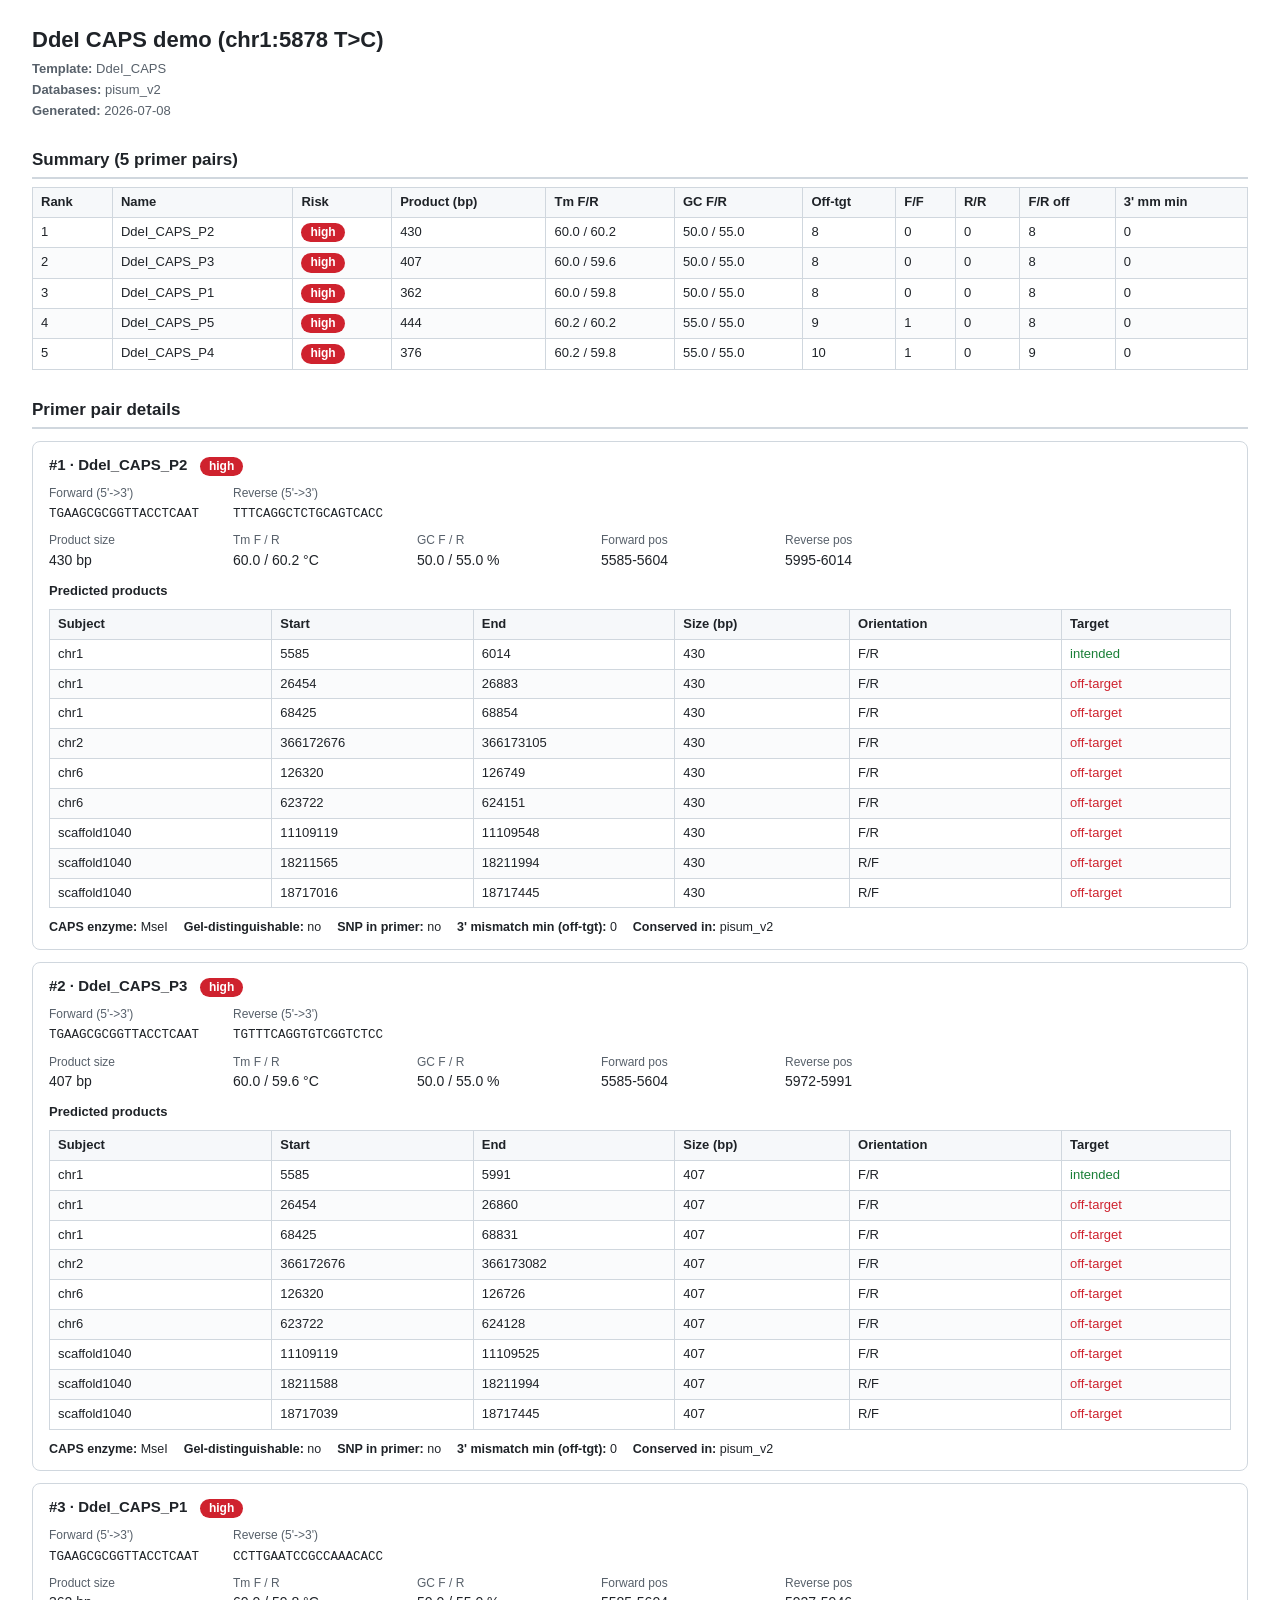
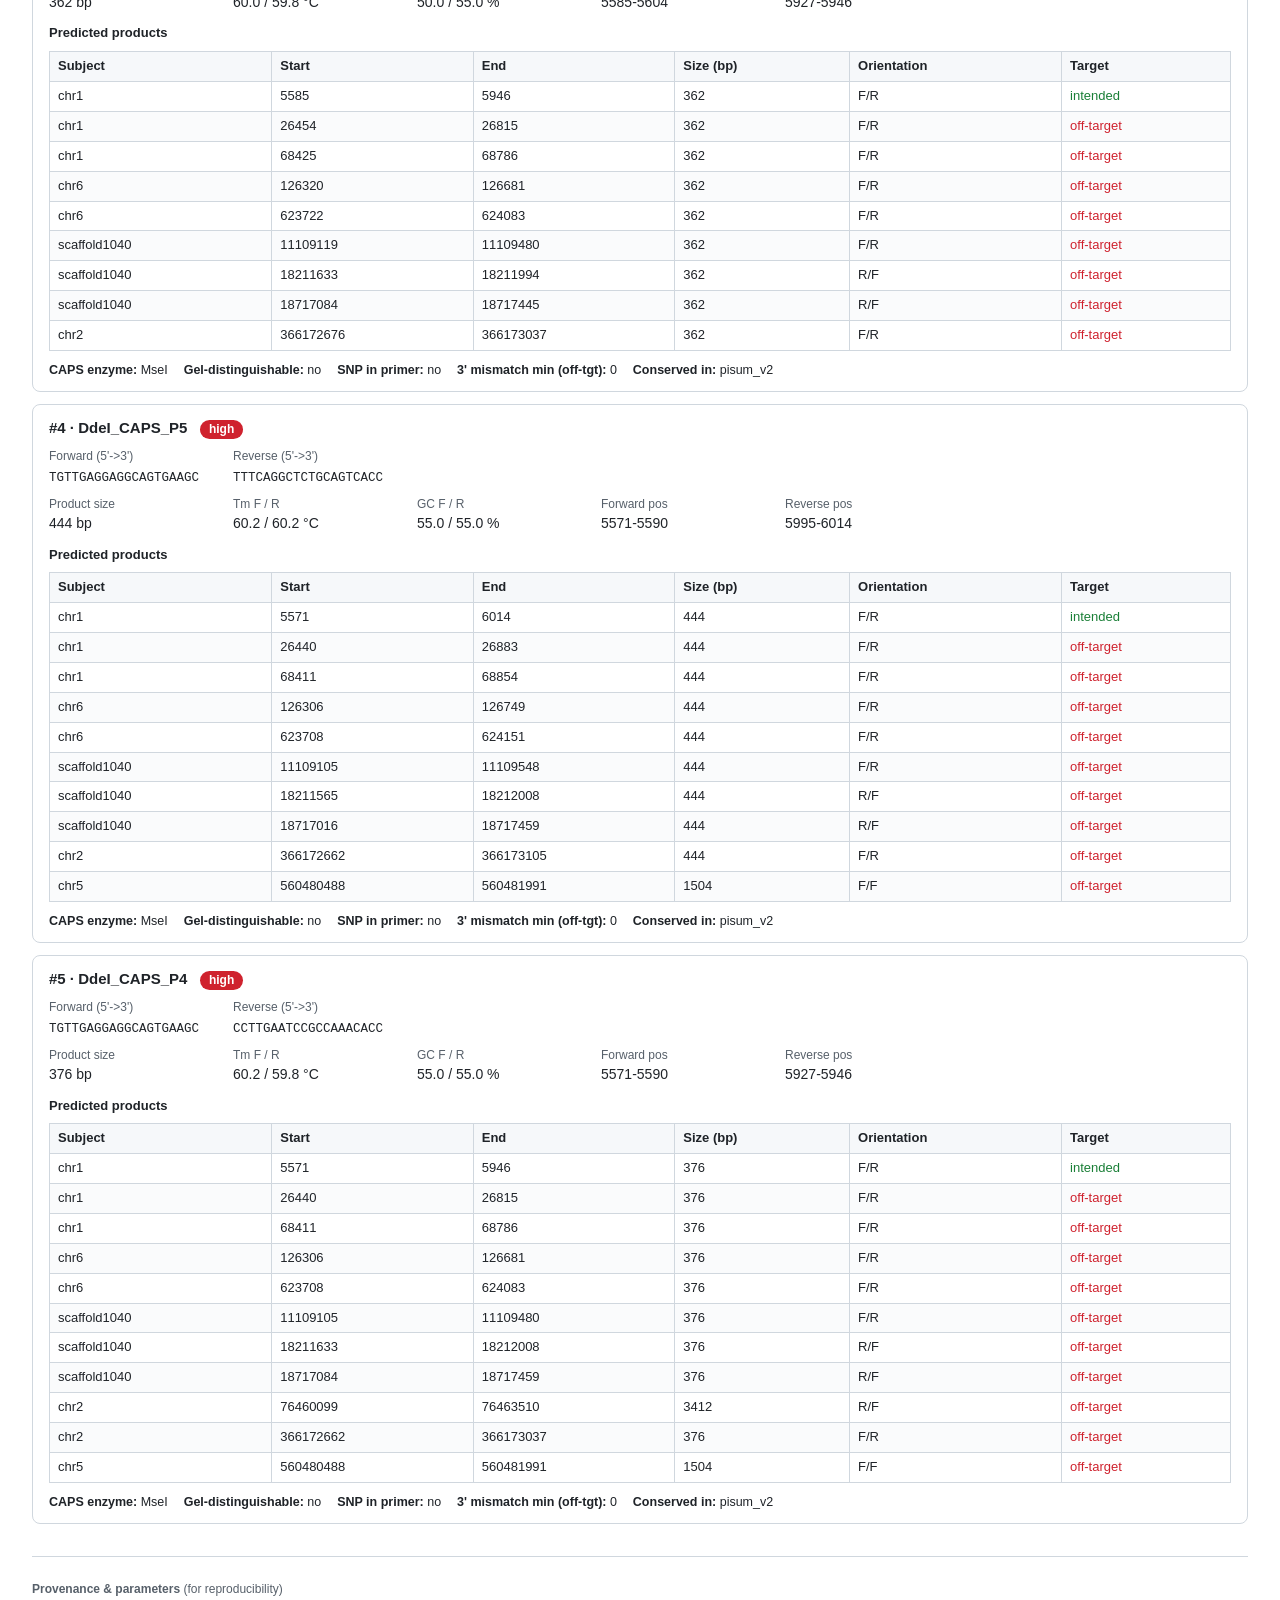
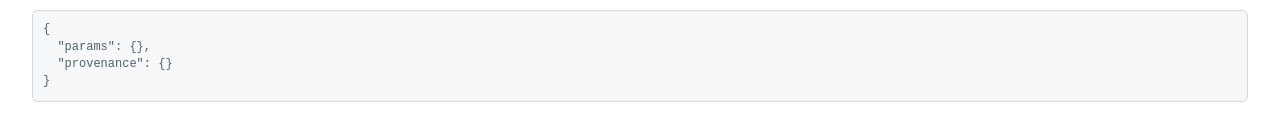
<file: benchmarks/assay_caps.html>
<!DOCTYPE html>
<html lang="en">
<head>
<meta charset="utf-8">
<meta name="viewport" content="width=device-width, initial-scale=1">
<title>DdeI CAPS demo (chr1:5878 T&gt;C)</title>
<style>
:root { color-scheme: light; }
* { box-sizing: border-box; }
body {
  font-family: -apple-system, BlinkMacSystemFont, "Segoe UI", Roboto,
    Helvetica, Arial, sans-serif;
  color: #1f2328; background: #ffffff; margin: 0; padding: 24px 32px;
  line-height: 1.45; font-size: 14px;
}
h1 { font-size: 22px; margin: 0 0 4px; }
h2 { font-size: 17px; margin: 28px 0 8px; border-bottom: 2px solid #d0d7de;
     padding-bottom: 4px; }
h3 { font-size: 15px; margin: 18px 0 6px; }
.meta { color: #57606a; font-size: 13px; margin: 2px 0; }
table { border-collapse: collapse; width: 100%; margin: 8px 0 4px;
        font-size: 13px; }
th, td { border: 1px solid #d0d7de; padding: 5px 8px; text-align: left;
         vertical-align: top; }
th { background: #f6f8fa; font-weight: 600; }
tr:nth-child(even) td { background: #fafbfc; }
code, .seq { font-family: ui-monospace, SFMono-Regular, "SF Mono", Menlo,
             Consolas, monospace; font-size: 12.5px; word-break: break-all; }
.badge { display: inline-block; padding: 1px 9px; border-radius: 10px;
         color: #fff; font-size: 12px; font-weight: 600; }
.pair { border: 1px solid #d0d7de; border-radius: 8px; padding: 12px 16px;
        margin: 12px 0; background: #fff; }
.pair h3 { margin-top: 0; }
.kv { display: flex; flex-wrap: wrap; gap: 4px 24px; margin: 6px 0; }
.kv div { min-width: 160px; }
.kv .label { color: #57606a; font-size: 12px; }
.flags span { display: inline-block; margin-right: 12px; font-size: 12.5px; }
.off { color: #cf222e; } .on { color: #1a7f37; }
footer { margin-top: 32px; border-top: 1px solid #d0d7de; padding-top: 12px;
         color: #57606a; font-size: 12px; }
footer pre { background: #f6f8fa; border: 1px solid #d0d7de; border-radius: 6px;
             padding: 10px; overflow-x: auto; font-size: 12px; }
@media print {
  body { padding: 0; font-size: 12px; }
  .pair { break-inside: avoid; }
  h2 { break-after: avoid; }
}
</style>
</head>
<body>
<header>
  <h1>DdeI CAPS demo (chr1:5878 T&gt;C)</h1>
  <p class="meta"><b>Template:</b> DdeI_CAPS</p>
  <p class="meta"><b>Databases:</b> pisum_v2</p>
  <p class="meta"><b>Generated:</b> 2026-07-08</p>
</header>

<h2>Summary (5 primer pairs)</h2>
<table><thead><tr><th>Rank</th><th>Name</th><th>Risk</th><th>Product (bp)</th><th>Tm F/R</th><th>GC F/R</th><th>Off-tgt</th><th>F/F</th><th>R/R</th><th>F/R off</th><th>3&#x27; mm min</th></tr></thead><tbody><tr><td>1</td><td>DdeI_CAPS_P2</td><td><span class="badge" style="background:#cf222e">high</span></td><td>430</td><td>60.0 / 60.2</td><td>50.0 / 55.0</td><td>8</td><td>0</td><td>0</td><td>8</td><td>0</td></tr><tr><td>2</td><td>DdeI_CAPS_P3</td><td><span class="badge" style="background:#cf222e">high</span></td><td>407</td><td>60.0 / 59.6</td><td>50.0 / 55.0</td><td>8</td><td>0</td><td>0</td><td>8</td><td>0</td></tr><tr><td>3</td><td>DdeI_CAPS_P1</td><td><span class="badge" style="background:#cf222e">high</span></td><td>362</td><td>60.0 / 59.8</td><td>50.0 / 55.0</td><td>8</td><td>0</td><td>0</td><td>8</td><td>0</td></tr><tr><td>4</td><td>DdeI_CAPS_P5</td><td><span class="badge" style="background:#cf222e">high</span></td><td>444</td><td>60.2 / 60.2</td><td>55.0 / 55.0</td><td>9</td><td>1</td><td>0</td><td>8</td><td>0</td></tr><tr><td>5</td><td>DdeI_CAPS_P4</td><td><span class="badge" style="background:#cf222e">high</span></td><td>376</td><td>60.2 / 59.8</td><td>55.0 / 55.0</td><td>10</td><td>1</td><td>0</td><td>9</td><td>0</td></tr></tbody></table>

<h2>Primer pair details</h2>
<div class="pair">
  <h3>#1 &middot; DdeI_CAPS_P2 &nbsp; <span class="badge" style="background:#cf222e">high</span></h3>
  <div class="kv">
    <div><span class="label">Forward (5'-&gt;3')</span><br>
         <span class="seq">TGAAGCGCGGTTACCTCAAT</span></div>
    <div><span class="label">Reverse (5'-&gt;3')</span><br>
         <span class="seq">TTTCAGGCTCTGCAGTCACC</span></div>
  </div>
  <div class="kv">
    <div><span class="label">Product size</span><br>430 bp</div>
    <div><span class="label">Tm F / R</span><br>60.0 / 60.2 &deg;C</div>
    <div><span class="label">GC F / R</span><br>50.0 / 55.0 %</div>
    <div><span class="label">Forward pos</span><br>5585-5604</div>
    <div><span class="label">Reverse pos</span><br>5995-6014</div>
  </div>
  <h4 style="margin:12px 0 4px;font-size:13px;">Predicted products</h4>
  <table><thead><tr><th>Subject</th><th>Start</th><th>End</th><th>Size (bp)</th><th>Orientation</th><th>Target</th></tr></thead><tbody><tr><td>chr1</td><td>5585</td><td>6014</td><td>430</td><td>F/R</td><td><span class="on">intended</span></td></tr><tr><td>chr1</td><td>26454</td><td>26883</td><td>430</td><td>F/R</td><td><span class="off">off-target</span></td></tr><tr><td>chr1</td><td>68425</td><td>68854</td><td>430</td><td>F/R</td><td><span class="off">off-target</span></td></tr><tr><td>chr2</td><td>366172676</td><td>366173105</td><td>430</td><td>F/R</td><td><span class="off">off-target</span></td></tr><tr><td>chr6</td><td>126320</td><td>126749</td><td>430</td><td>F/R</td><td><span class="off">off-target</span></td></tr><tr><td>chr6</td><td>623722</td><td>624151</td><td>430</td><td>F/R</td><td><span class="off">off-target</span></td></tr><tr><td>scaffold1040</td><td>11109119</td><td>11109548</td><td>430</td><td>F/R</td><td><span class="off">off-target</span></td></tr><tr><td>scaffold1040</td><td>18211565</td><td>18211994</td><td>430</td><td>R/F</td><td><span class="off">off-target</span></td></tr><tr><td>scaffold1040</td><td>18717016</td><td>18717445</td><td>430</td><td>R/F</td><td><span class="off">off-target</span></td></tr></tbody></table>
  <div class="flags" style="margin-top:8px;">
    <span><b>CAPS enzyme:</b> MseI</span>
    <span><b>Gel-distinguishable:</b> no</span>
    <span><b>SNP in primer:</b> no</span>
    <span><b>3' mismatch min (off-tgt):</b> 0</span>
    <span><b>Conserved in:</b> pisum_v2</span>
  </div>
</div>
<div class="pair">
  <h3>#2 &middot; DdeI_CAPS_P3 &nbsp; <span class="badge" style="background:#cf222e">high</span></h3>
  <div class="kv">
    <div><span class="label">Forward (5'-&gt;3')</span><br>
         <span class="seq">TGAAGCGCGGTTACCTCAAT</span></div>
    <div><span class="label">Reverse (5'-&gt;3')</span><br>
         <span class="seq">TGTTTCAGGTGTCGGTCTCC</span></div>
  </div>
  <div class="kv">
    <div><span class="label">Product size</span><br>407 bp</div>
    <div><span class="label">Tm F / R</span><br>60.0 / 59.6 &deg;C</div>
    <div><span class="label">GC F / R</span><br>50.0 / 55.0 %</div>
    <div><span class="label">Forward pos</span><br>5585-5604</div>
    <div><span class="label">Reverse pos</span><br>5972-5991</div>
  </div>
  <h4 style="margin:12px 0 4px;font-size:13px;">Predicted products</h4>
  <table><thead><tr><th>Subject</th><th>Start</th><th>End</th><th>Size (bp)</th><th>Orientation</th><th>Target</th></tr></thead><tbody><tr><td>chr1</td><td>5585</td><td>5991</td><td>407</td><td>F/R</td><td><span class="on">intended</span></td></tr><tr><td>chr1</td><td>26454</td><td>26860</td><td>407</td><td>F/R</td><td><span class="off">off-target</span></td></tr><tr><td>chr1</td><td>68425</td><td>68831</td><td>407</td><td>F/R</td><td><span class="off">off-target</span></td></tr><tr><td>chr2</td><td>366172676</td><td>366173082</td><td>407</td><td>F/R</td><td><span class="off">off-target</span></td></tr><tr><td>chr6</td><td>126320</td><td>126726</td><td>407</td><td>F/R</td><td><span class="off">off-target</span></td></tr><tr><td>chr6</td><td>623722</td><td>624128</td><td>407</td><td>F/R</td><td><span class="off">off-target</span></td></tr><tr><td>scaffold1040</td><td>11109119</td><td>11109525</td><td>407</td><td>F/R</td><td><span class="off">off-target</span></td></tr><tr><td>scaffold1040</td><td>18211588</td><td>18211994</td><td>407</td><td>R/F</td><td><span class="off">off-target</span></td></tr><tr><td>scaffold1040</td><td>18717039</td><td>18717445</td><td>407</td><td>R/F</td><td><span class="off">off-target</span></td></tr></tbody></table>
  <div class="flags" style="margin-top:8px;">
    <span><b>CAPS enzyme:</b> MseI</span>
    <span><b>Gel-distinguishable:</b> no</span>
    <span><b>SNP in primer:</b> no</span>
    <span><b>3' mismatch min (off-tgt):</b> 0</span>
    <span><b>Conserved in:</b> pisum_v2</span>
  </div>
</div>
<div class="pair">
  <h3>#3 &middot; DdeI_CAPS_P1 &nbsp; <span class="badge" style="background:#cf222e">high</span></h3>
  <div class="kv">
    <div><span class="label">Forward (5'-&gt;3')</span><br>
         <span class="seq">TGAAGCGCGGTTACCTCAAT</span></div>
    <div><span class="label">Reverse (5'-&gt;3')</span><br>
         <span class="seq">CCTTGAATCCGCCAAACACC</span></div>
  </div>
  <div class="kv">
    <div><span class="label">Product size</span><br>362 bp</div>
    <div><span class="label">Tm F / R</span><br>60.0 / 59.8 &deg;C</div>
    <div><span class="label">GC F / R</span><br>50.0 / 55.0 %</div>
    <div><span class="label">Forward pos</span><br>5585-5604</div>
    <div><span class="label">Reverse pos</span><br>5927-5946</div>
  </div>
  <h4 style="margin:12px 0 4px;font-size:13px;">Predicted products</h4>
  <table><thead><tr><th>Subject</th><th>Start</th><th>End</th><th>Size (bp)</th><th>Orientation</th><th>Target</th></tr></thead><tbody><tr><td>chr1</td><td>5585</td><td>5946</td><td>362</td><td>F/R</td><td><span class="on">intended</span></td></tr><tr><td>chr1</td><td>26454</td><td>26815</td><td>362</td><td>F/R</td><td><span class="off">off-target</span></td></tr><tr><td>chr1</td><td>68425</td><td>68786</td><td>362</td><td>F/R</td><td><span class="off">off-target</span></td></tr><tr><td>chr6</td><td>126320</td><td>126681</td><td>362</td><td>F/R</td><td><span class="off">off-target</span></td></tr><tr><td>chr6</td><td>623722</td><td>624083</td><td>362</td><td>F/R</td><td><span class="off">off-target</span></td></tr><tr><td>scaffold1040</td><td>11109119</td><td>11109480</td><td>362</td><td>F/R</td><td><span class="off">off-target</span></td></tr><tr><td>scaffold1040</td><td>18211633</td><td>18211994</td><td>362</td><td>R/F</td><td><span class="off">off-target</span></td></tr><tr><td>scaffold1040</td><td>18717084</td><td>18717445</td><td>362</td><td>R/F</td><td><span class="off">off-target</span></td></tr><tr><td>chr2</td><td>366172676</td><td>366173037</td><td>362</td><td>F/R</td><td><span class="off">off-target</span></td></tr></tbody></table>
  <div class="flags" style="margin-top:8px;">
    <span><b>CAPS enzyme:</b> MseI</span>
    <span><b>Gel-distinguishable:</b> no</span>
    <span><b>SNP in primer:</b> no</span>
    <span><b>3' mismatch min (off-tgt):</b> 0</span>
    <span><b>Conserved in:</b> pisum_v2</span>
  </div>
</div>
<div class="pair">
  <h3>#4 &middot; DdeI_CAPS_P5 &nbsp; <span class="badge" style="background:#cf222e">high</span></h3>
  <div class="kv">
    <div><span class="label">Forward (5'-&gt;3')</span><br>
         <span class="seq">TGTTGAGGAGGCAGTGAAGC</span></div>
    <div><span class="label">Reverse (5'-&gt;3')</span><br>
         <span class="seq">TTTCAGGCTCTGCAGTCACC</span></div>
  </div>
  <div class="kv">
    <div><span class="label">Product size</span><br>444 bp</div>
    <div><span class="label">Tm F / R</span><br>60.2 / 60.2 &deg;C</div>
    <div><span class="label">GC F / R</span><br>55.0 / 55.0 %</div>
    <div><span class="label">Forward pos</span><br>5571-5590</div>
    <div><span class="label">Reverse pos</span><br>5995-6014</div>
  </div>
  <h4 style="margin:12px 0 4px;font-size:13px;">Predicted products</h4>
  <table><thead><tr><th>Subject</th><th>Start</th><th>End</th><th>Size (bp)</th><th>Orientation</th><th>Target</th></tr></thead><tbody><tr><td>chr1</td><td>5571</td><td>6014</td><td>444</td><td>F/R</td><td><span class="on">intended</span></td></tr><tr><td>chr1</td><td>26440</td><td>26883</td><td>444</td><td>F/R</td><td><span class="off">off-target</span></td></tr><tr><td>chr1</td><td>68411</td><td>68854</td><td>444</td><td>F/R</td><td><span class="off">off-target</span></td></tr><tr><td>chr6</td><td>126306</td><td>126749</td><td>444</td><td>F/R</td><td><span class="off">off-target</span></td></tr><tr><td>chr6</td><td>623708</td><td>624151</td><td>444</td><td>F/R</td><td><span class="off">off-target</span></td></tr><tr><td>scaffold1040</td><td>11109105</td><td>11109548</td><td>444</td><td>F/R</td><td><span class="off">off-target</span></td></tr><tr><td>scaffold1040</td><td>18211565</td><td>18212008</td><td>444</td><td>R/F</td><td><span class="off">off-target</span></td></tr><tr><td>scaffold1040</td><td>18717016</td><td>18717459</td><td>444</td><td>R/F</td><td><span class="off">off-target</span></td></tr><tr><td>chr2</td><td>366172662</td><td>366173105</td><td>444</td><td>F/R</td><td><span class="off">off-target</span></td></tr><tr><td>chr5</td><td>560480488</td><td>560481991</td><td>1504</td><td>F/F</td><td><span class="off">off-target</span></td></tr></tbody></table>
  <div class="flags" style="margin-top:8px;">
    <span><b>CAPS enzyme:</b> MseI</span>
    <span><b>Gel-distinguishable:</b> no</span>
    <span><b>SNP in primer:</b> no</span>
    <span><b>3' mismatch min (off-tgt):</b> 0</span>
    <span><b>Conserved in:</b> pisum_v2</span>
  </div>
</div>
<div class="pair">
  <h3>#5 &middot; DdeI_CAPS_P4 &nbsp; <span class="badge" style="background:#cf222e">high</span></h3>
  <div class="kv">
    <div><span class="label">Forward (5'-&gt;3')</span><br>
         <span class="seq">TGTTGAGGAGGCAGTGAAGC</span></div>
    <div><span class="label">Reverse (5'-&gt;3')</span><br>
         <span class="seq">CCTTGAATCCGCCAAACACC</span></div>
  </div>
  <div class="kv">
    <div><span class="label">Product size</span><br>376 bp</div>
    <div><span class="label">Tm F / R</span><br>60.2 / 59.8 &deg;C</div>
    <div><span class="label">GC F / R</span><br>55.0 / 55.0 %</div>
    <div><span class="label">Forward pos</span><br>5571-5590</div>
    <div><span class="label">Reverse pos</span><br>5927-5946</div>
  </div>
  <h4 style="margin:12px 0 4px;font-size:13px;">Predicted products</h4>
  <table><thead><tr><th>Subject</th><th>Start</th><th>End</th><th>Size (bp)</th><th>Orientation</th><th>Target</th></tr></thead><tbody><tr><td>chr1</td><td>5571</td><td>5946</td><td>376</td><td>F/R</td><td><span class="on">intended</span></td></tr><tr><td>chr1</td><td>26440</td><td>26815</td><td>376</td><td>F/R</td><td><span class="off">off-target</span></td></tr><tr><td>chr1</td><td>68411</td><td>68786</td><td>376</td><td>F/R</td><td><span class="off">off-target</span></td></tr><tr><td>chr6</td><td>126306</td><td>126681</td><td>376</td><td>F/R</td><td><span class="off">off-target</span></td></tr><tr><td>chr6</td><td>623708</td><td>624083</td><td>376</td><td>F/R</td><td><span class="off">off-target</span></td></tr><tr><td>scaffold1040</td><td>11109105</td><td>11109480</td><td>376</td><td>F/R</td><td><span class="off">off-target</span></td></tr><tr><td>scaffold1040</td><td>18211633</td><td>18212008</td><td>376</td><td>R/F</td><td><span class="off">off-target</span></td></tr><tr><td>scaffold1040</td><td>18717084</td><td>18717459</td><td>376</td><td>R/F</td><td><span class="off">off-target</span></td></tr><tr><td>chr2</td><td>76460099</td><td>76463510</td><td>3412</td><td>R/F</td><td><span class="off">off-target</span></td></tr><tr><td>chr2</td><td>366172662</td><td>366173037</td><td>376</td><td>F/R</td><td><span class="off">off-target</span></td></tr><tr><td>chr5</td><td>560480488</td><td>560481991</td><td>1504</td><td>F/F</td><td><span class="off">off-target</span></td></tr></tbody></table>
  <div class="flags" style="margin-top:8px;">
    <span><b>CAPS enzyme:</b> MseI</span>
    <span><b>Gel-distinguishable:</b> no</span>
    <span><b>SNP in primer:</b> no</span>
    <span><b>3' mismatch min (off-tgt):</b> 0</span>
    <span><b>Conserved in:</b> pisum_v2</span>
  </div>
</div>

<footer>
  <p><b>Provenance &amp; parameters</b> (for reproducibility)</p>
  <pre>{
  &quot;params&quot;: {},
  &quot;provenance&quot;: {}
}</pre>
</footer>
</body>
</html>
</file>
